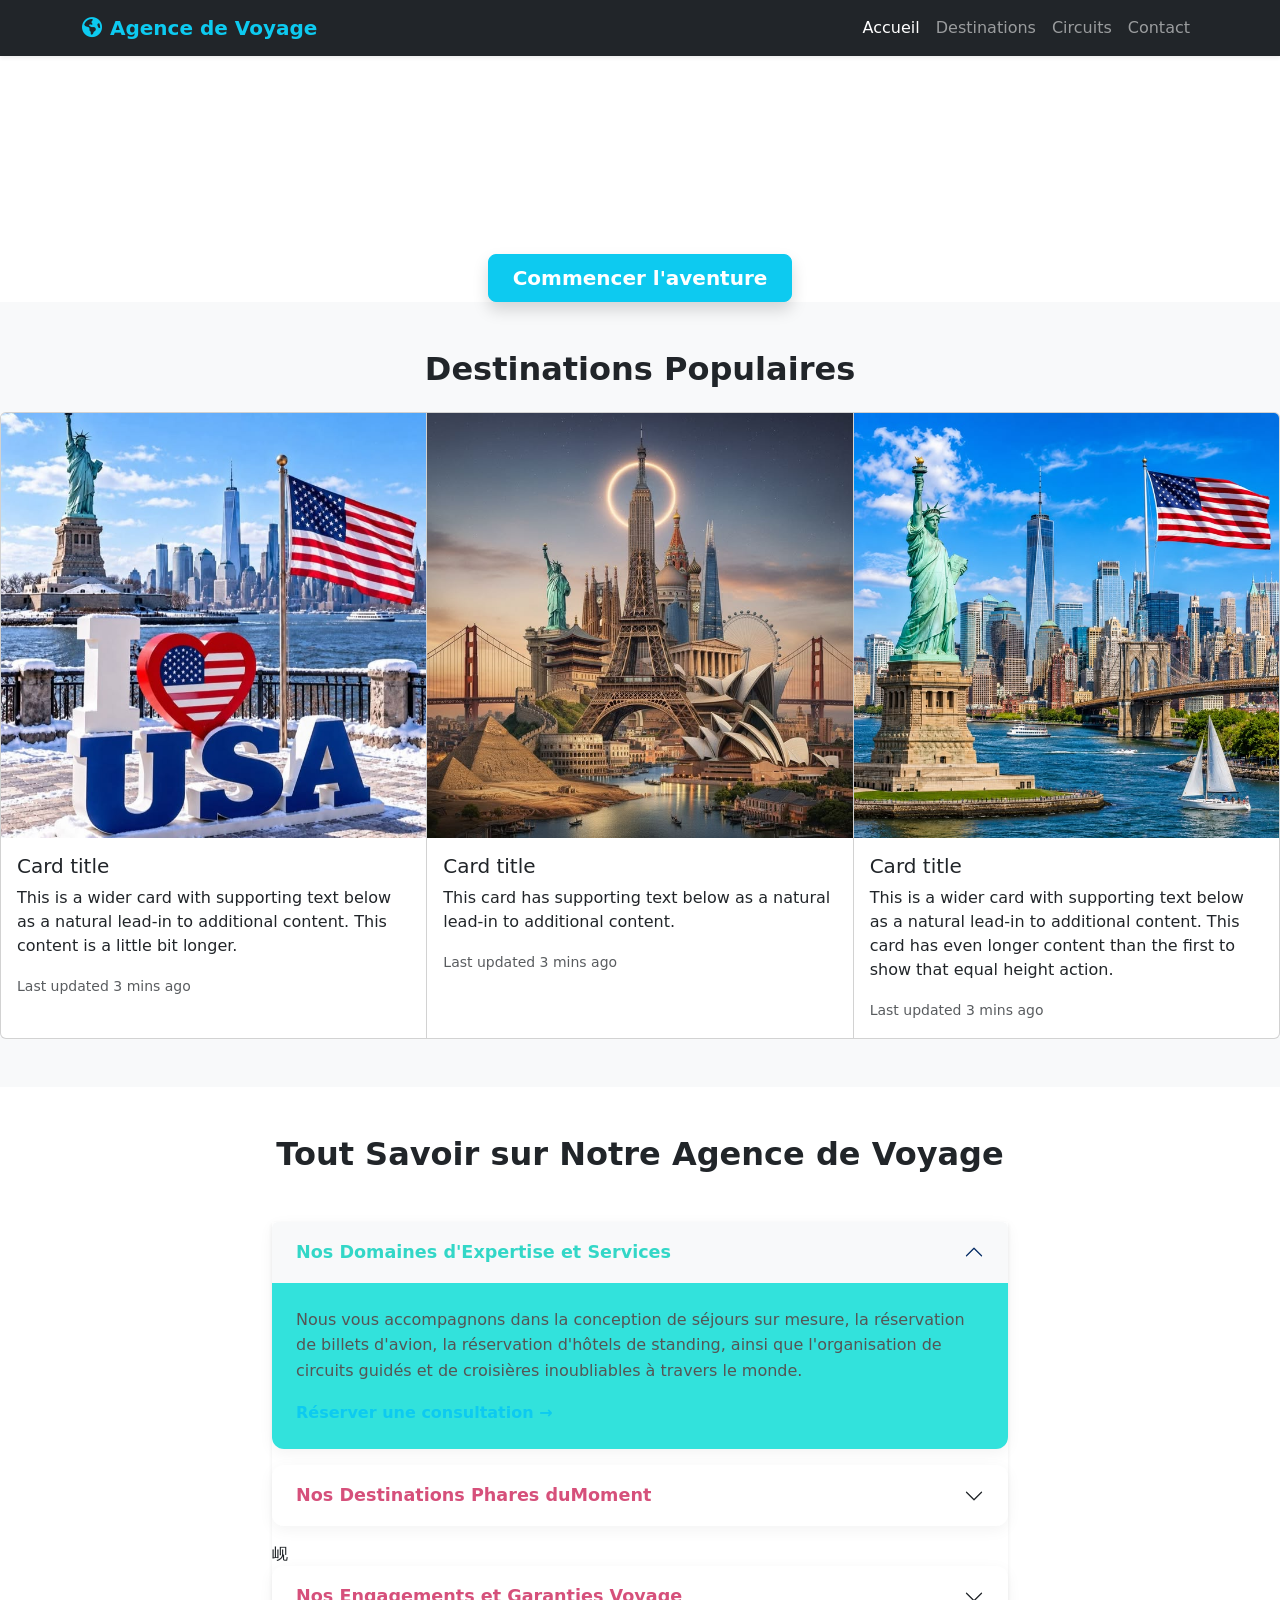
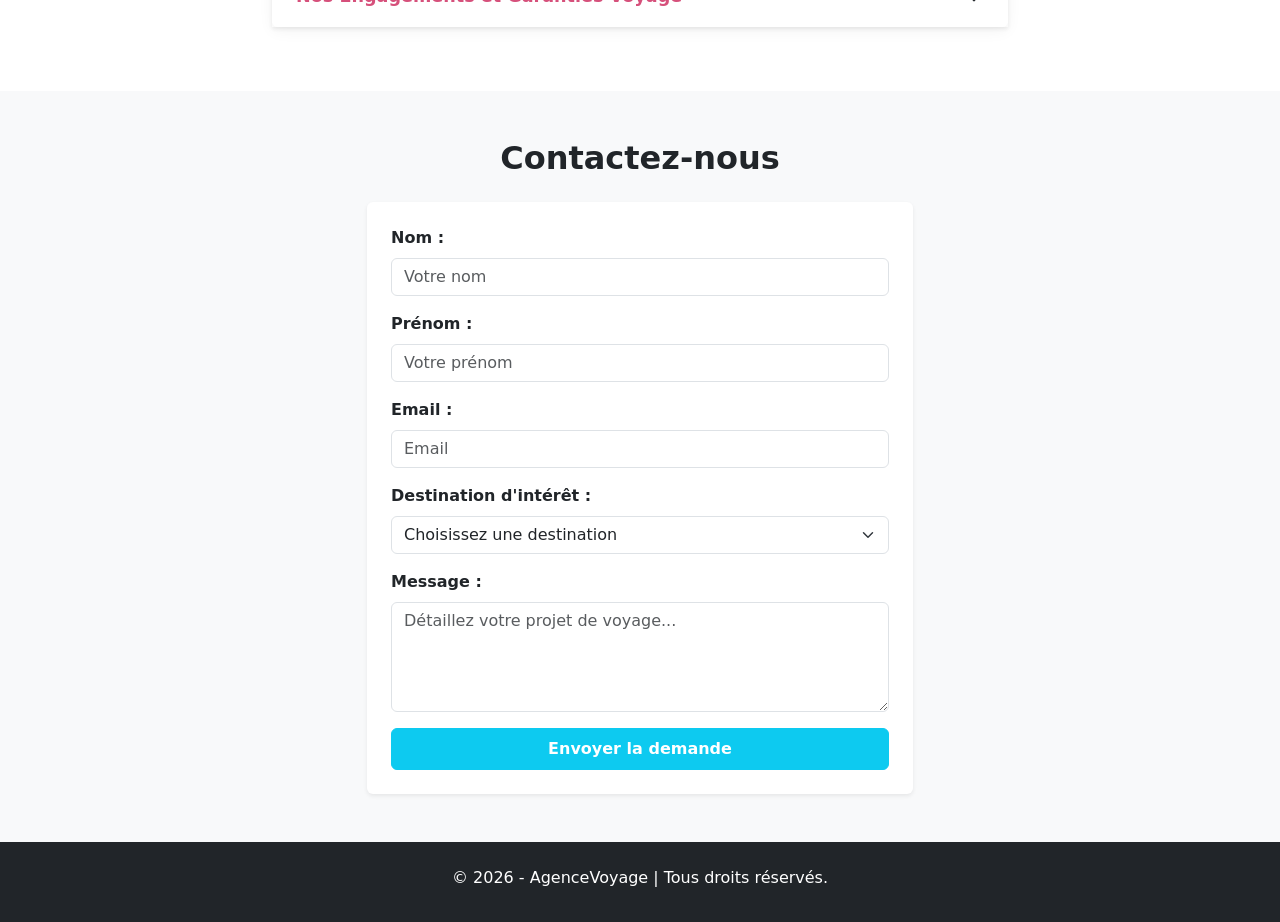
<file: agence de voyage/index.html>
<!DOCTYPE html>
<html lang="fr">
<head>
    <meta charset="UTF-8">
    <meta name="viewport" content="width=device-width, initial-scale=1.0">
    <title>Agence de Voyage</title>
    <link href="https://cdn.jsdelivr.net/npm/bootstrap@5.3.0/dist/css/bootstrap.min.css" rel="stylesheet">
    <link rel="stylesheet" href="https://cdnjs.cloudflare.com/ajax/libs/font-awesome/6.4.0/css/all.min.css">
    <link rel="stylesheet" href="style.css">
</head>
<body>

    <!-- 1. Barre de navigation -->
    <header>
        <nav class="navbar navbar-expand-lg navbar-dark bg-dark fixed-top shadow-sm">
            <div class="container">
                <a class="navbar-brand fw-bold text-info" href="#"><i class="fas fa-globe-americas me-2"></i>Agence de Voyage</a>
                <button class="navbar-toggler" type="button" data-bs-toggle="collapse" data-bs-target="#navbarNav">
                    <span class="navbar-toggler-icon"></span>
                </button>
                <div class="collapse navbar-collapse justify-content-end" id="navbarNav">
                    <ul class="navbar-nav">
                        <li class="nav-item"><a class="nav-link active" href="#accueil">Accueil</a></li>
                        <li class="nav-item"><a class="nav-link" href="#destinations">Destinations</a></li>
                        <li class="nav-item"><a class="nav-link" href="#circuits">Circuits</a></li>
                        <li class="nav-item"><a class="nav-link" href="#contact">Contact</a></li>
                    </ul>
                </div>
            </div>
        </nav>
    </header>

    <!-- 2. Section Héros -->
    <section id="accueil" class="hero-section d-flex align-items-center text-center text-white">
        <div class="container">
            <div class="row justify-content-center">
                <div class="col-lg-8">
                    <h1 class="display-3 fw-bold mb-3">Explorez le Monde Autrement</h1>
                    <p class="lead mb-4">Partez à la découverte de destinations pittoresques et vivez des aventures inoubliables.</p>
                    <a href="#destinations" class="btn btn-info btn-lg text-white fw-bold px-4 py-2 shadow">Commencer l'aventure</a>
                </div>
            </div>
        </div>
    </section>

    <!-- 3. Destinations de section (Grille Bootstrap) -->
    <section id="destinations" class="py-5 bg-light">
        <div class="container">
            <h2 class="text-center fw-bold mb-5">Destinations Populaires</h2>
            <div class="row g-4">
            </div>
        </div>
        <div class="card-group">
  <div class="card">
    <img src="img/télécharger (29).jpg" class="card-img-top" alt="DUBAI">
    <div class="card-body">
      <h5 class="card-title">Card title</h5>
      <p class="card-text">This is a wider card with supporting text below as a natural lead-in to additional content. This content is a little bit longer.</p>
      <p class="card-text"><small class="text-muted">Last updated 3 mins ago</small></p>
    </div>
  </div>
  <div class="card">
    <img src="img/télécharger (26).jpg" class="card-img-top" alt="Bali">
    <div class="card-body">
      <h5 class="card-title">Card title</h5>
      <p class="card-text">This card has supporting text below as a natural lead-in to additional content.</p>
      <p class="card-text"><small class="text-muted">Last updated 3 mins ago</small></p>
    </div>
  </div>
  <div class="card">
    <img src="img/télécharger (28).jpg" class="card-img-top" alt="Dubaï">
    <div class="card-body">
      <h5 class="card-title">Card title</h5>
      <p class="card-text">This is a wider card with supporting text below as a natural lead-in to additional content. This card has even longer content than the first to show that equal height action.</p>
      <p class="card-text"><small class="text-muted">Last updated 3 mins ago</small></p>
    </div>
  </div>
</div>
    </section>

    <!-- 4. Voyages de section (Composant Accordéon de Bootstrap) -->
    <!-- 4. Section Informations de l'Agence (Composant Accordéon de Bootstrap) -->
<section id="circuits" class="py-5">
  <div class="container">
    <h2 class="text-center fw-bold mb-5">Tout Savoir sur Notre Agence de Voyage</h2>
    <div class="row justify-content-center">
      <div class="col-lg-8">
        <div class="accordion shadow-sm" id="accordionVoyages">
          
          <!-- Élément 1 : Nos Domaines d'Expertise -->
          <div class="accordion-item">
            <h2 class="accordion-header" id="headingOne">
              <button class="accordion-button fw-bold" type="button" data-bs-toggle="collapse" data-bs-target="#collapseOne" aria-expanded="true" aria-controls="collapseOne">
                Nos Domaines d'Expertise et Services
              </button>
            </h2>
            <div id="collapseOne" class="accordion-collapse collapse show" aria-labelledby="headingOne" data-bs-parent="#accordionVoyages">
              <div class="accordion-body">
                Nous vous accompagnons dans la conception de séjours sur mesure, la réservation de billets d'avion, la réservation d'hôtels de standing, ainsi que l'organisation de circuits guidés et de croisières inoubliables à travers le monde.
                <div class="mt-3">
                  <a href="#contact" class="text-info fw-bold text-decoration-none">Réserver une consultation &rarr;</a>
                </div>
              </div>
            </div>
          </div>

          <!-- Élément 2 : Destinations Phares -->
          <div class="accordion-item">
            <h2 class="accordion-header" id="headingTwo">
              <button class="accordion-button collapsed fw-bold" type="button" data-bs-toggle="collapse" data-bs-target="#collapseTwo" aria-expanded="false" aria-controls="collapseTwo">
                Nos Destinations Phares duMoment
              </button>
            </h2>
            <div id="collapseTwo" class="accordion-collapse collapse" aria-labelledby="headingTwo" data-bs-parent="#accordionVoyages">
              <div class="accordion-body">
                Partez à la découverte de nos destinations les plus prisées : évasion tropicale à Bali, safaris authentiques en Afrique de l'Est, exploration des capitales culturelles européennes ou séjours paradisiaques sous le soleil des Caraïbes.
                <div class="mt-3">
                  <a href="#contact" class="text-info fw-bold text-decoration-none">Découvrir les offres &rarr;</a>
                </div>
              </div>
            </div>
          </div>

          <!-- Élément 3 : Garanties et Assurances -->
岘<div class="accordion-item">
            <h2 class="accordion-header" id="headingThree">
              <button class="accordion-button collapsed fw-bold" type="button" data-bs-toggle="collapse" data-bs-target="#collapseThree" aria-expanded="false" aria-controls="collapseThree">
                Nos Engagements et Garanties Voyage
              </button>
            </h2>
            <div id="collapseThree" class="accordion-collapse collapse" aria-labelledby="headingThree" data-bs-parent="#accordionVoyages">
              <div class="accordion-body">
                Profitez d'un voyage l'esprit tranquille grâce à notre assistance francophone disponible 24h/24 et 7j/7, nos garanties annulation flexibles et notre réseau de partenaires hôteliers rigoureusement sélectionnés pour leur qualité.
                <div class="mt-3">
                  <a href="#contact" class="text-info fw-bold text-decoration-none">En savoir plus &rarr;</a>
                </div>
              </div>
            </div>
          </div>

        </div>
      </div>
    </div>
  </div>
</section>
   

    <!-- 5. Formulaire de contact -->
    <section id="contact" class="py-5 bg-light">
        <div class="container">
            <h2 class="text-center fw-bold mb-4">Contactez-nous</h2>
            <div class="row justify-content-center">
                <div class="col-lg-6">
                    <form action="#" method="POST" class="bg-white p-4 rounded shadow-sm">
                        <div class="mb-3">
                            <label for="nom" class="form-label fw-bold">Nom :</label>
                            <input type="text" class="form-control" id="nom" name="nom" required placeholder="Votre nom ">
                        </div>
                        <div class="mb-3">
                            <label for="prenom" class="form-label fw-bold">Prénom :</label>
                            <input type="text" class="form-control" id="prenom" name="prenom" required placeholder="Votre prénom">
                        </div>
                        <div class="mb-3">
                            <label for="Email" class="form-label fw-bold">Email :</label>
                            <input type="Email" class="form-control" id="Email" name="Email" required placeholder="Email">
                        </div>
                        
                        <div class="mb-3">
                            <label for="destination" class="form-label fw-bold">Destination d'intérêt :</label>
                            <select class="form-select" id="destination" name="destination" required>
                                <option value="" selected disabled>Choisissez une destination</option>
                                <option value="paris">Paris, France</option>
                                <option value="bali">Bali, Indonésie</option>
                                <option value="dubai">Dubaï, Émirats Arabes Unis</option>
                                <option value="autre">Autre circuit</option>
                            </select>
                        </div>
                        <div class="mb-3">
                            <label for="message" class="form-label fw-bold">Message :</label>
                            <textarea class="form-control" id="message" name="message" rows="4" required placeholder="Détaillez votre projet de voyage..."></textarea>
                        </div>
                        <button type="submit" class="btn btn-info text-white fw-bold w-100 py-2">Envoyer la demande</button>
                    </form>
                </div>
            </div>
        </div>
    </section>

    <!-- 6. Pied de page -->
    <footer class="bg-dark text-white text-center py-4">
        <div class="container">
            <p class="mb-2">&copy; 2026 - AgenceVoyage | Tous droits réservés.</p>
        </div>
    </footer>

    <!-- Bootstrap JS Bundle -->
    <script src="https://cdn.jsdelivr.net/npm/bootstrap@5.3.0/dist/js/bootstrap.bundle.min.js"></script>
</body>
</html>
</body>
</html>
</file>
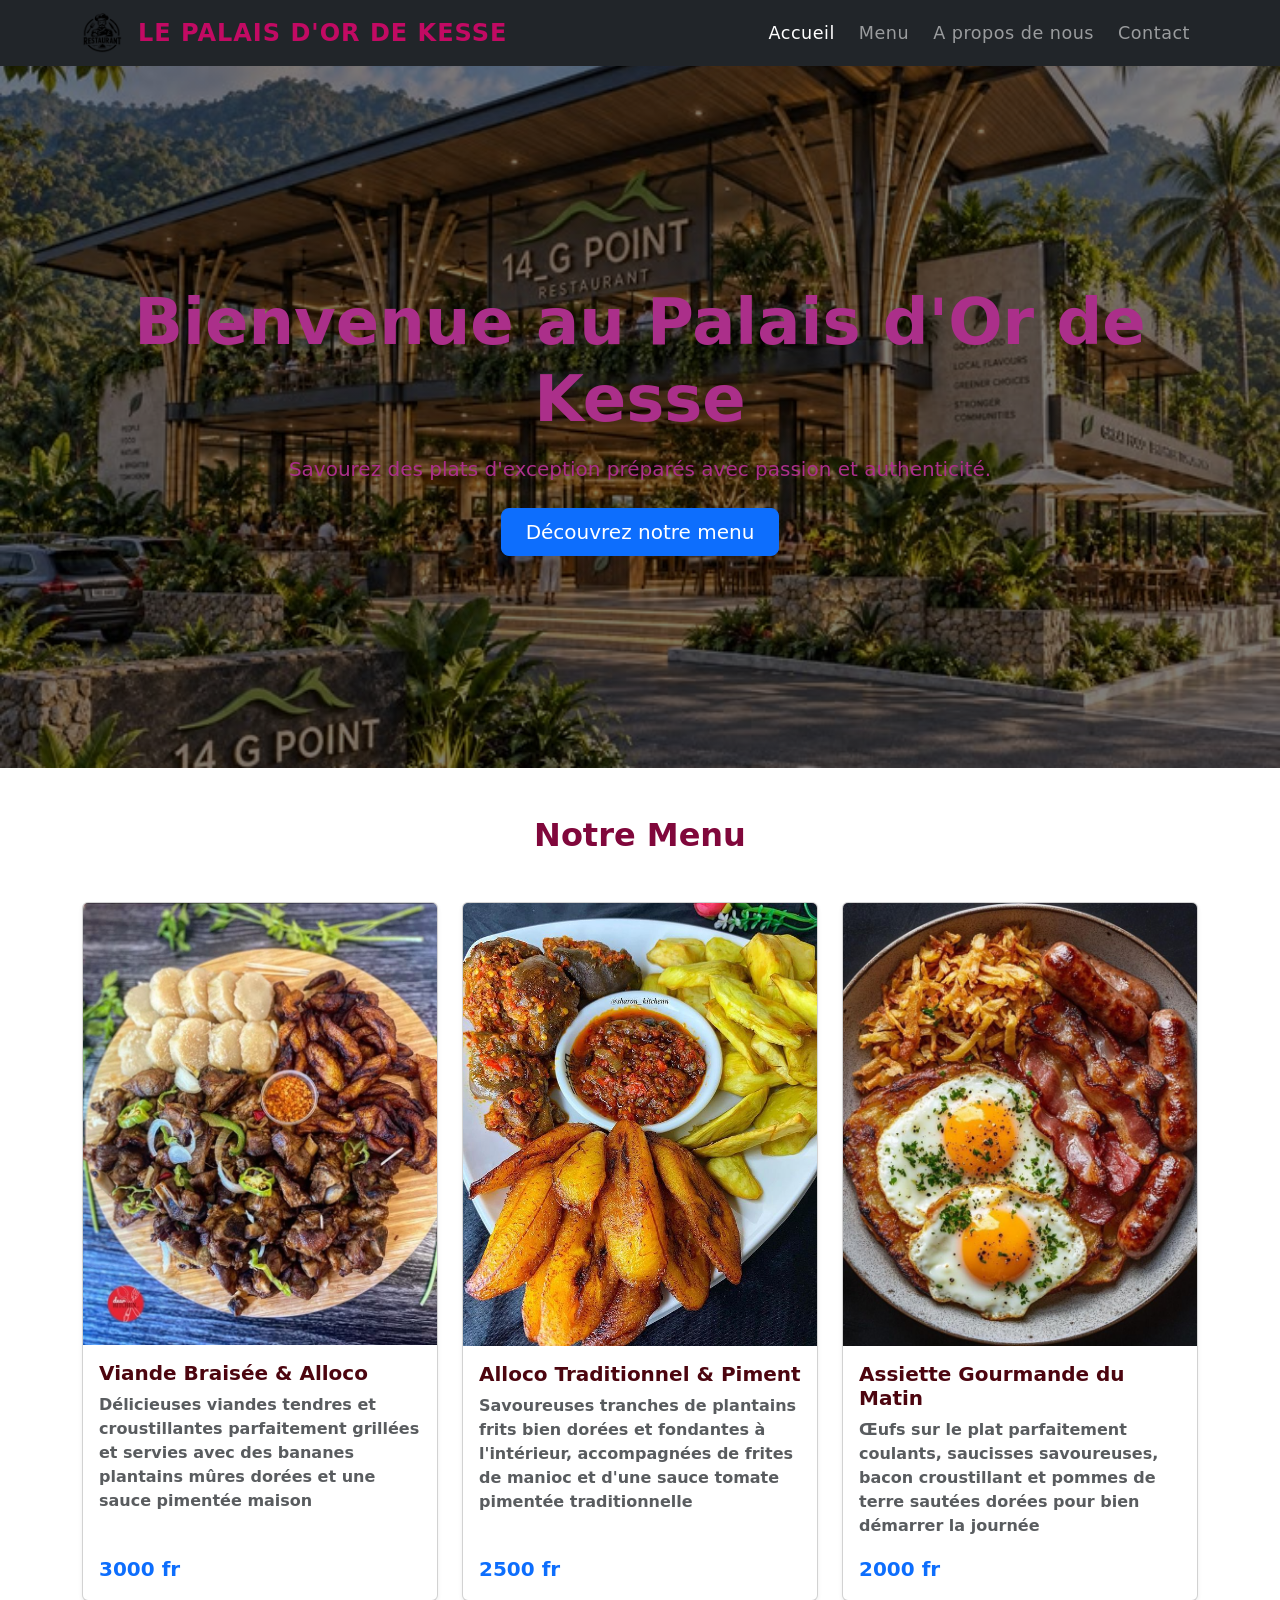
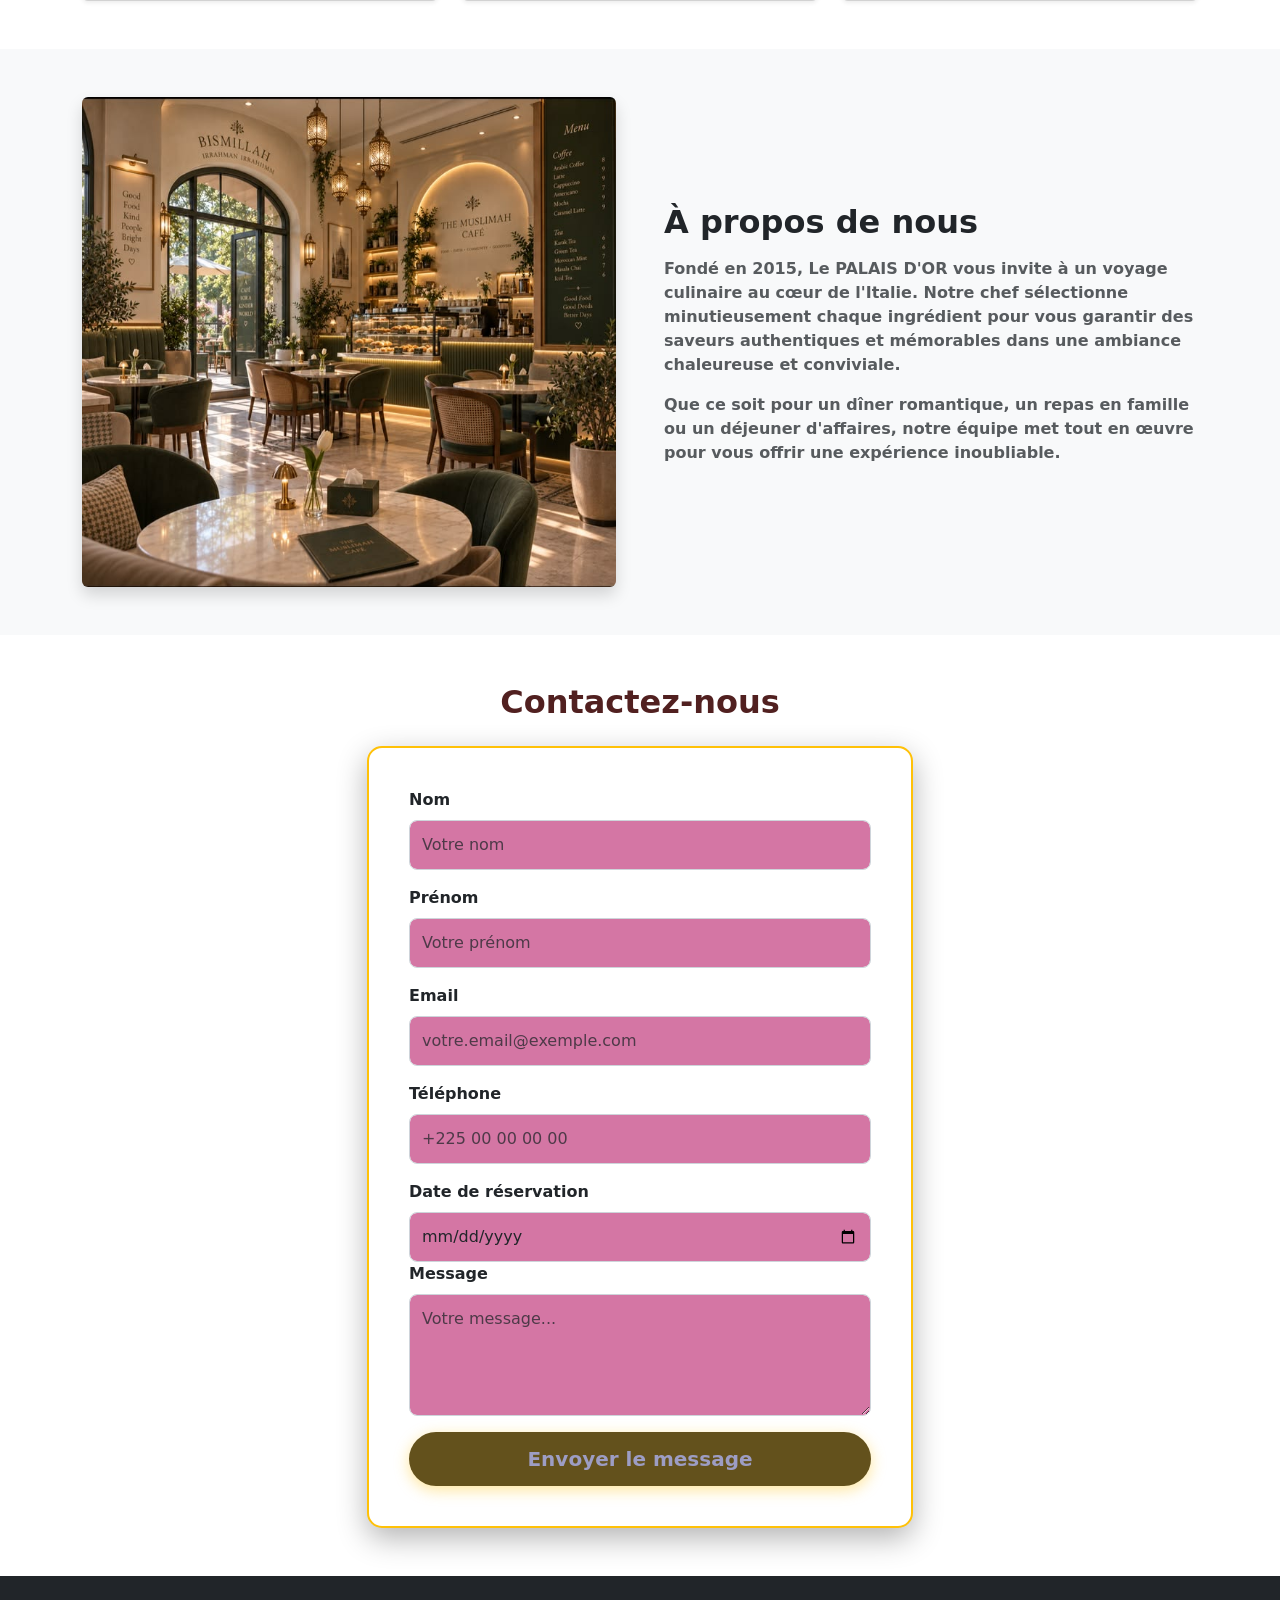
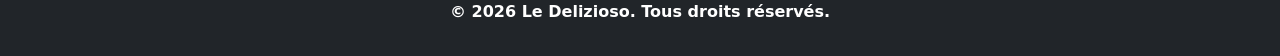
<file: restaurant fictif/index.html>
<!DOCTYPE html>
<html lang="fr">
<head>
    <meta charset="UTF-8">
    <meta name="viewport" content="width=device-width, initial-scale=1.0">
    <title>LE PALAIS D'OR DE KESSE</title>
    <!-- Intégration de Bootstrap CSS -->
    <link href="https://cdn.jsdelivr.net/npm/bootstrap@5.3.2/dist/css/bootstrap.min.css" rel="stylesheet">
    <!-- Intégration de Bootstrap Icons pour les icônes de réseaux sociaux -->
    <link href="https://cdn.jsdelivr.net/npm/bootstrap-icons@1.11.1/font/bootstrap-icons.css" rel="stylesheet">
    <link rel="stylesheet" href="style.css">
</head>
<body>

    <!-- 1. Section en tête : Barre de navigation -->
    <nav class="navbar navbar-expand-lg navbar-dark bg-dark fixed-top">
        <div class="container">
            <!-- Logo + Nom du Restaurant -->
            <a class="navbar-brand d-flex align-items-center gap-2 fw-bold fs-4 text-white" href="#">
                <!-- Remplacez "logo.png" par le chemin ou le lien de votre image de logo -->
                <img src="img/I designed a logo for a restaurant with the help of AI!.png 1.png" alt="Logo" class="nav-logo">
            </a>
            <a class="navbar-brand fw-bold" href="#">LE PALAIS D'OR DE KESSE</a>
            <button class="navbar-toggler" type="button" data-bs-toggle="collapse" data-bs-target="#navbarNav" aria-controls="navbarNav" aria-expanded="false" aria-label="Toggle navigation">
                <span class="navbar-toggler-icon"></span>
            </button>
            <!-- Bouton pour mobile -->
            <button class="navbar-toggler border-0" type="button" data-bs-toggle="collapse" data-bs-target="#navbarNav">
                <span class="navbar-toggler-icon"></span>
            </button>

            <!-- Liens de navigation avec le hover -->
            <div class="collapse navbar-collapse justify-content-end" id="navbarNav">
                <ul class="navbar-nav align-items-lg-center gap-2">
                    <li class="nav-item"><a class="nav-link active" href="#accueil">Accueil</a></li>
                    <li class="nav-item"><a class="nav-link" href="#menu">Menu</a></li>
                    <li class="nav-item"><a class="nav-link" href="#apropos">A propos de nous</a></li>
                    <li class="nav-item"><a class="nav-link" href="#contact">Contact</a></li>
                </ul>
            </div>
        </div>
    </nav>

    <!-- 2. Section héros -->
    <header class="hero-section mt-5 pt-4">
        <div class="container">
            <b><h1 class="display-3 fw-bold mb-3">Bienvenue au Palais d'Or de Kesse</h1>
            <p class="lead mb-4">Savourez des plats d'exception préparés avec passion et authenticité.</p>
            <a href="#menu" class="btn btn-primary btn-lg px-4 py-2">Découvrez notre menu</a>
        </div>
    </header>

    <!-- 3. Menu de section -->
    <section id="menu" class="container py-5">
        <h2 class="text-center fw-bold mb-5">Notre Menu</h2>
        <div class="row g-4">
            <!-- Élément de menu 1 -->
            <div class="col-md-4">
                <div class="card shadow-sm h-100">
                    <img src="img/télécharger (19).jpg" class="card-img-top" alt="VIANDE BRAISEE ET ALLOCO">
                    <div class="card-body d-flex flex-column">
                        <h5 class="card-title fw-bold">Viande Braisée & Alloco</h5>
                        <p class="card-text text-muted">Délicieuses viandes tendres et croustillantes parfaitement grillées et servies avec des bananes plantains mûres dorées et une sauce pimentée maison</p>
                        <div class="mt-auto d-flex justify-content-between align-items-center">
                            <span class="text-primary fw-bold fs-5">3000 fr</span>
                        </div>
                    </div>
                </div>
            </div>
            <!-- Élément de menu 2 -->
            <div class="col-md-4">
                <div class="card shadow-sm h-100">
                    <img src="img/télécharger (20).jpg" class="card-img-top" alt="Pâtes Carbonara">
                    <div class="card-body d-flex flex-column">
                        <h5 class="card-title fw-bold">Alloco Traditionnel & Piment</h5>
                        <p class="card-text text-muted">Savoureuses tranches de plantains frits bien dorées et fondantes à l'intérieur, accompagnées de frites de manioc et d'une sauce tomate pimentée traditionnelle</p>
                        <div class="mt-auto d-flex justify-content-between align-items-center">
                            <span class="text-primary fw-bold fs-5">2500 fr</span>
                        </div>
                    </div>
                </div>
            </div>
            <!-- Élément de menu 3 -->
            <div class="col-md-4">
                <div class="card shadow-sm h-100">
                    <img src="img/télécharger (22).jpg" class="card-img-top" alt="Tiramisu Maison">
                    <div class="card-body d-flex flex-column">
                        <h5 class="card-title fw-bold">Assiette Gourmande du Matin</h5>
                        <p class="card-text text-muted">Œufs sur le plat parfaitement coulants, saucisses savoureuses, bacon croustillant et pommes de terre sautées dorées pour bien démarrer la journée</p>
                        <div class="mt-auto d-flex justify-content-between align-items-center">
                            <span class="text-primary fw-bold fs-5">2000 fr</span>
                        </div>
                    </div>
                </div>
            </div>
        </div>
    </section>

    <!-- 4. Section à propos de nous -->
    <section id="apropos" class="bg-light py-5">
        <div class="container">
            <div class="row align-items-center g-5">
                <div class="col-lg-6">
                    <img src="img/cafe interior aesthetics_ 💌.jpg" alt="Intérieur du restaurant" class="img-fluid rounded shadow">
                </div>
                <div class="col-lg-6">
                    <h2 class="fw-bold mb-3">À propos de nous</h2>
                    <p class="text-muted">Fondé en 2015, Le PALAIS D'OR vous invite à un voyage culinaire au cœur de l'Italie. Notre chef sélectionne minutieusement chaque ingrédient pour vous garantir des saveurs authentiques et mémorables dans une ambiance chaleureuse et conviviale.</p>
                    <p class="text-muted">Que ce soit pour un dîner romantique, un repas en famille ou un déjeuner d'affaires, notre équipe met tout en œuvre pour vous offrir une expérience inoubliable.</p>
                </div>
            </div>
        </div>
    </section>

    <!-- 5. Section de contact avec formulaire -->
    <section id="contact" class="container py-5">
        <h2 class="text-center fw-bold mb-4">Contactez-nous</h2>
        <div class="row justify-content-center">
            <div class="col-md-8 col-lg-6">
                <form>
                    <!-- Champ pour le nom -->
                    <div class="mb-3">
                        <label for="name" class="form-label">Nom</label>
                        <input type="text" class="form-control" id="name" placeholder="Votre nom" required>
                    </div>
                    <!-- Champ pour l'email -->
                    <div class="mb-3">
                        <label for="firstName" class="form-label">Prénom</label>
                        <input type="text" class="form-control" id="firstName" placeholder="Votre prénom" required>
                    </div>
                    <!-- Champ pour l'email -->
                    <div class="mb-3">
                        <label for="email" class="form-label">Email</label>
                        <input type="email" class="form-control" id="email" placeholder="votre.email@exemple.com" required>
                    </div>
                    <div class="mb-3">
                        <label for="phone" class="form-label">Téléphone</label>
                        <input type="tel" class="form-control" id="phone" placeholder="+225 00 00 00 00" required>
                    </div>
                    <data class="mb-3">
                        <label for="date" class="form-label">Date de réservation</label>
                        <input type="date" class="form-control" id="date" required>
                    <!-- Champ pour le message -->
                    <div class="mb-3">
                        <label for="message" class="form-label">Message</label>
                        <textarea class="form-control" id="message" rows="4" placeholder="Votre message..." required></textarea>
                    </div>
                    <!-- Bouton d'envoi -->
                    <div class="d-grid">
                        <button type="submit" class="btn btn-primary btn-lg">Envoyer le message</button>
                    </div>
                </form>
            </div>
        </div>
    </section>

    <!-- 6. Pied de page (Piellette) avec droits d'auteur et icônes de médias sociaux -->
    <footer class="bg-dark text-white text-center py-4">
        <div class="container">
            <p class="mb-2">&copy; 2026 Le Delizioso. Tous droits réservés.</p>
        </div>
    </footer>

    <!-- Intégration de Bootstrap JS (Bundle) -->
    <script src="https://cdn.jsdelivr.net/npm/bootstrap@5.3.2/dist/js/bootstrap.bundle.min.js"></script>
</body>
</html>
</file>
<file: agence de voyage/style.css>
navbar-brand{

    color: #8c3c61; /* Couleur du texte de la marque (blanc) */
    font-size: 1.5rem; /* Taille de police de la marque */

}

/* Animation et design des éléments de l'accordéon */
.accordion-item {
  border: none ;
  border-radius: 12px ;
  overflow: hidden;
  margin-bottom: 1rem;
  box-shadow: 0 4px 15px rgba(0, 0, 0, 0.05);
  transition: transform 0.3s ease, box-shadow 0.3s ease;
}

/* Effet de zoom léger au survol de chaque bloc */
.accordion-item:hover {
  transform: translateY(-3px);
  box-shadow: 0 8px 25px rgba(27, 184, 216, 0.1);
}

/* Style des boutons de l'accordéon */
.accordion-button {
  background-color: #ffffff;
  color: #d6507b;
  font-size: 1.1rem;
  padding: 1.25rem 1.5rem;
  transition: background-color 0.3s ease, color 0.3s ease;
}

/* Quand l'accordéon est ouvert */
.accordion-button:not(.collapsed) {
  background-color: #f8f9fa;
  color: #33d7c7; /* Ou la couleur principale de votre agence */
  box-shadow: none;
}

/* Supprimer les bordures par défaut de Bootstrap */
.accordion-button:focus {
  box-shadow: none;
  border-color: transparent;
}

/* Animation du corps de l'accordéon */
.accordion-body {
  background-color: #32e2dc;
  padding: 1.5rem;
  color: #555555;
  line-height: 1.6;
  animation: fadeIn 0.5s ease-in-out;
}

/* Animation d'apparition en fondu */
@keyframes fadeIn {
  from {
    opacity: 0;
    transform: translateY(-5px);
  }
  to {
    opacity: 1;
    transform: translateY(0);
  }
}
</file>
<file: restaurant fictif/style.css>
/* Style personnalisé pour la section héros (image de fond) */
        .hero-section {
            background: linear-gradient(rgba(0,0,0,0.5), rgba(0,0,0,0.5)), url('img/télécharger\ \(17\).jpg') no-repeat center center;
            background-size: cover;
            height: 80vh;
            color: rgb(171, 47, 138);
            display: flex;
            align-items: center;
            justify-content: center;
            text-align: center;
        }


        /* Style du logo dans la barre de navigation */
.nav-logo {
    height: 40px;          /* Hauteur du logo */
    width: auto;           /* Maintient les proportions de l'image */
    object-fit: contain;
    border-radius: 5px;  /* Optionnel : arrondit légèrement les bords du logo */
    color: rgb(216, 9, 9);   

}

        /* Style pour les cartes du menu */
        .card {
            transition: transform 0.3s ease, box-shadow 0.3s ease;
        }

        .card:hover {
            transform: translateY(-10px);
            box-shadow: 0 10px 20px rgba(160, 18, 18, 0.2);
        }
         
        #menu .card-title {
            color: #4c050f; /* Couleur rouge pour les titres des plats */
        }
        
        #menu .card-text {
            color: #555; /* Couleur grise pour les descriptions */
        }

        #menu , .h2{

            color: #80073b; /* Couleur rouge pour les titres des plats */
        }

        /* Personnalisation de la barre de navigation */
.custom-navbar {
    background-color: #1a1a2e; /* Changez cette couleur de fond selon vos goûts */
    border-bottom: 2px solid #ffc107; /* Ajoute une jolie bordure en bas */
    box-shadow: 0 4px 15px rgba(0, 0, 0, 0.4); /* Ajoute un effet d'ombre portée (box-shadow) */
    padding: 15px 0;
}

/* Couleur et style du texte des liens de la navbar */
.custom-navbar .navbar-nav .nav-link {
    color: #ffffff !important; /* Couleur du texte (blanc) */
    font-weight: 500;
    padding: 8px 15px;
    border-radius: 4px;
    transition: all 0.3s ease-in-out; /* Animation fluide pour le hover */
}

/* Effet au survol (hover) sur les mots de la navbar (Accueil, Menu, etc.) */
.custom-navbar .navbar-nav .nav-link:hover,
.custom-navbar .navbar-nav .nav-link.active {
    color: #1a1a2e !important; /* Change la couleur du texte au survol */
    background-color: #ffc107; /* Ajoute un fond coloré au survol */
    box-shadow: 0 0 10px rgba(255, 193, 7, 0.6); /* Effet lumineux autour du lien au survol */
    transform: translateY(-2px); /* Petit effet de soulèvement élégant */
}
.nav-link {
    font-size: 1.1rem; /* Taille de police légèrement plus grande */
    letter-spacing: 0.5px; /* Espacement entre les lettres pour un look plus aéré */
}

.nav-link:hover {
    text-decoration: underline; /* Souligne le lien au survol pour un effet visuel */
}
.navbar-brand {
    font-size: 1.5rem; /* Taille de police pour le nom du restaurant */
    color: #c20a63 !important; /* Couleur du texte du nom du restaurant */
    letter-spacing: 1px; /* Espacement entre les lettres pour un look plus distinctif */
}




/* Le conteneur du formulaire (la boîte blanche au milieu) */
#contact form {
    background-color: #ffffff; /* Fond blanc pur pour le formulaire */
    padding: 40px;
    border-radius: 15px; /* Arrondit les coins du formulaire */
    border: 2px solid #ffc107; /* Une jolie bordure dorée/jaune */
    box-shadow: 0 10px 30px rgba(0, 0, 0, 0.3); /* Effet d'ombre portée pour donner du relief */
}

/* Titre du formulaire */
#contact h2 {
    color: #512020; /* Texte "Contactez-nous" en blanc pour bien contraster avec le fond sombre */
    font-weight: 700;
    margin-bottom: 30px;
    text-align: center;
}

/* Style des champs de saisie (inputs et textarea) */
#contact .form-control {
    background-color: #d476a4;
    border: 1px solid #ced4da;
    border-radius: 8px;
    padding: 12px;
    transition: all 0.3s ease;
}

/* Effet lumineux quand on clique dans un champ (focus) */
#contact .form-control:focus {
    background-color: #ffffff;
    border-color: #b04848;
    box-shadow: 0 0 8px rgba(255, 193, 7, 0.4);
}

/* Bouton d'envoi stylisé */
#contact button[type="submit"] {
    background-color: #63511c;
    color: #9d9dc4;
    font-weight: bold;
    border: none;
    border-radius: 50px;
    padding: 12px;
    width: 100%;
    transition: all 0.3s ease;
    box-shadow: 0 4px 15px rgba(255, 193, 7, 0.4);
}

/* Effet au survol du bouton */
#contact button[type="submit"]:hover {
    background-color: #cea05c;
    transform: translateY(-2px);
    box-shadow: 0 6px 20px rgba(255, 193, 7, 0.6);
}
</file>
